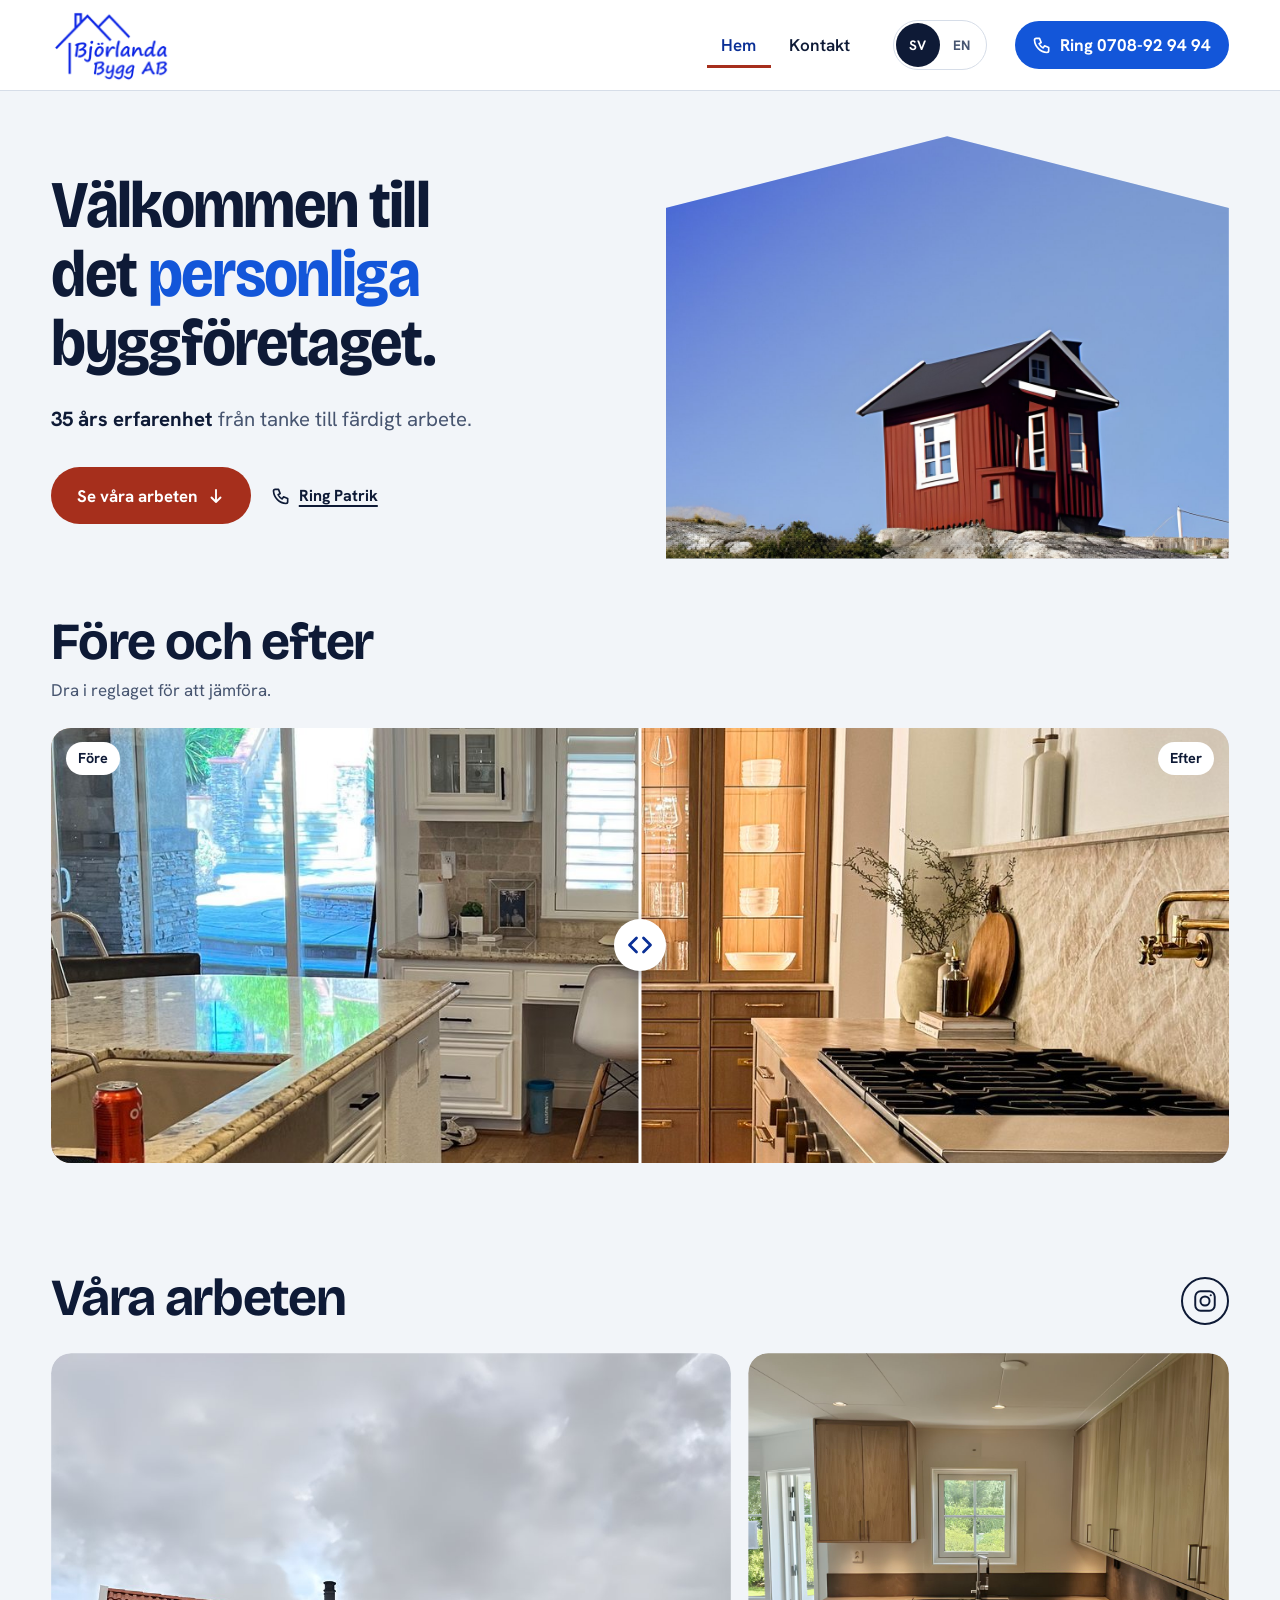
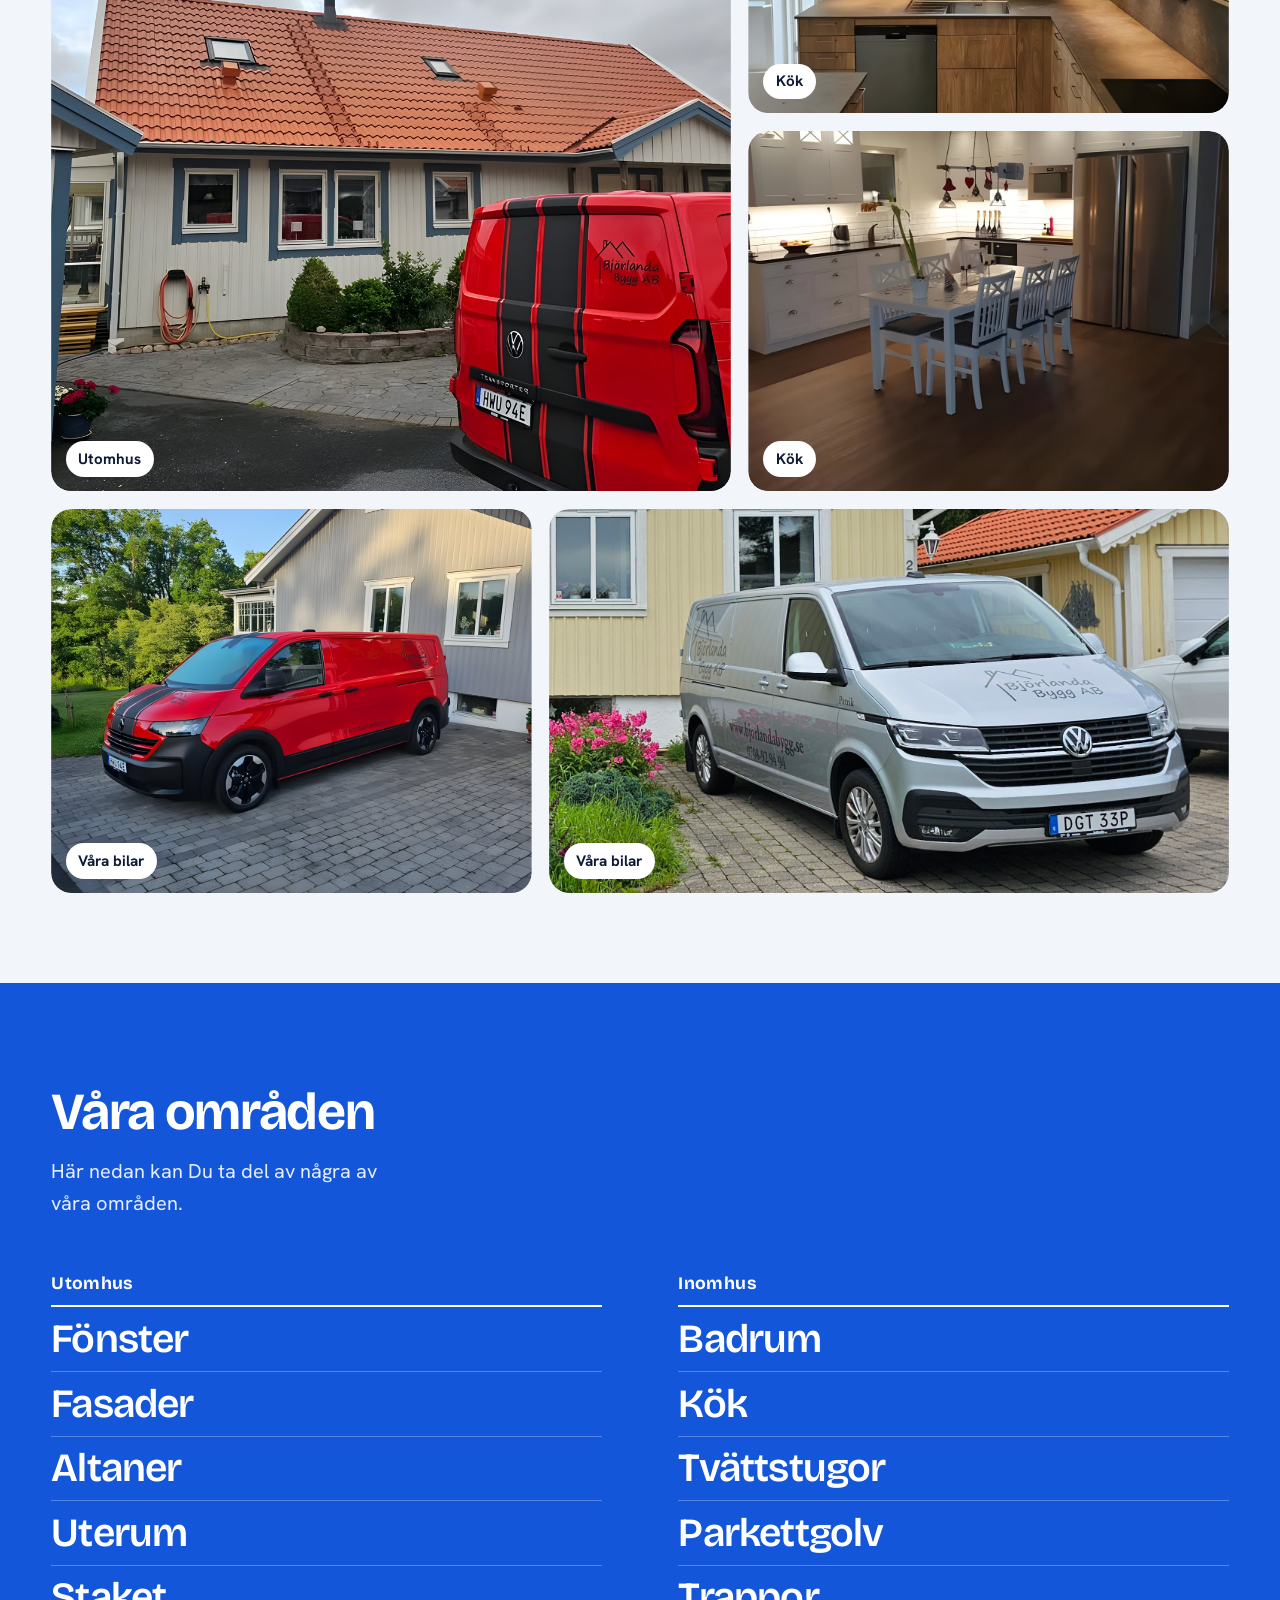
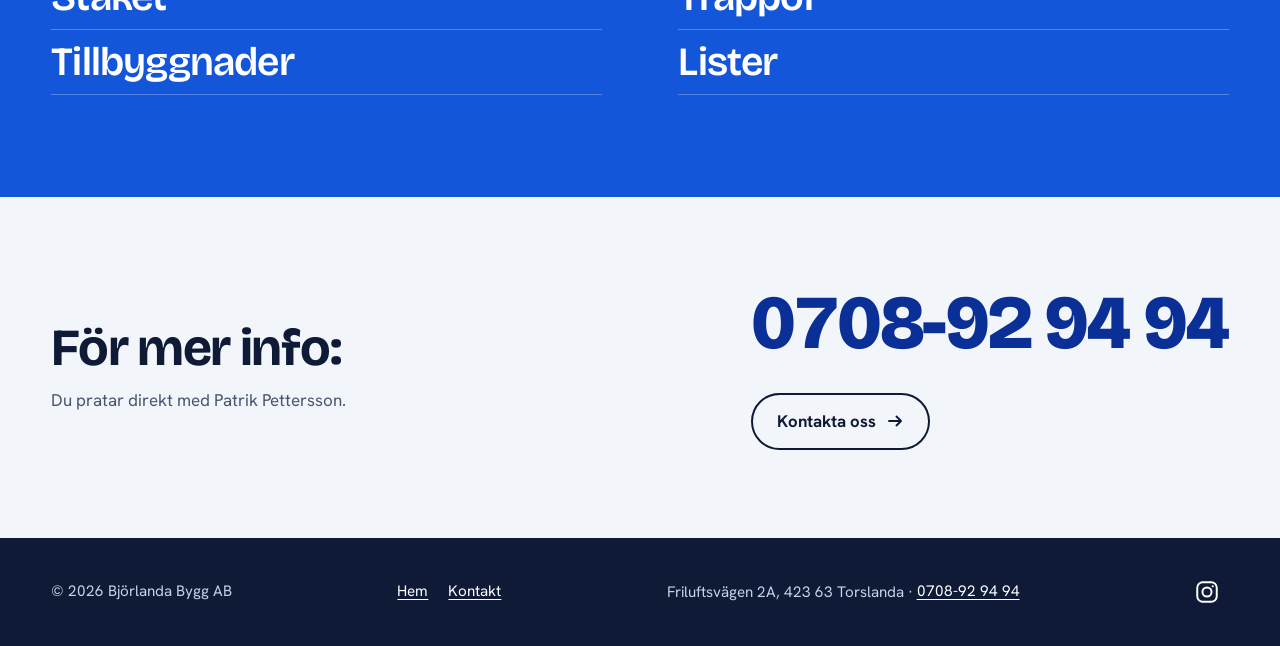
<file: index.html>
<!doctype html>
<html lang="sv">
<head>
<meta charset="utf-8">
<meta name="viewport" content="width=device-width, initial-scale=1">
<title>Björlanda Bygg AB – det personliga byggföretaget</title>
<meta name="description" content="Björlanda Bygg AB – 35 års erfarenhet från tanke till färdigt arbete. Torslanda, Göteborg.">
<link rel="preconnect" href="https://fonts.googleapis.com">
<link rel="preconnect" href="https://fonts.gstatic.com" crossorigin>
<link href="https://fonts.googleapis.com/css2?family=Bricolage+Grotesque:opsz,wdth,wght@12..96,75..100,600..800&family=Hanken+Grotesk:wght@400;600;700&display=swap" rel="stylesheet">
<link rel="stylesheet" href="css/style.css?v=8">
</head>
<body data-doc="doc.home">
<a class="skip" href="#main" data-i18n="skip">Hoppa till innehållet</a>
<header class="site-header">
  <div class="wrap">
    <a class="brand" href="index.html"><img src="assets/img/logo.png" width="250" height="150" alt="Björlanda Bygg AB"></a>
    <nav class="nav" data-i18n-aria="nav.label" aria-label="Huvudmeny">
      <a href="index.html" data-i18n="nav.home" aria-current="page">Hem</a>
      <a href="kontakt.html" data-i18n="nav.contact" >Kontakt</a>
    </nav>
    <div class="lang" role="group" aria-label="Språk / Language">
      <button type="button" data-lang="sv" aria-pressed="true">SV</button>
      <button type="button" data-lang="en" aria-pressed="false">EN</button>
    </div>
    <a class="tel" href="tel:+46708929494" data-i18n-aria="tel.label" aria-label="Ring 0708-92 94 94"><svg class="tel-ic" width="20" height="20" viewBox="0 0 24 24" fill="none" stroke="currentColor" stroke-width="2" stroke-linecap="round" stroke-linejoin="round" aria-hidden="true"><path d="M5 4h4l2 5-2.5 1.5a11 11 0 0 0 5 5L15 13l5 2v4a2 2 0 0 1-2 2A16 16 0 0 1 3 6a2 2 0 0 1 2-2z"/></svg><span data-i18n="tel.label">Ring 0708-92 94 94</span></a>
  </div>
</header>
<main id="main">
  <section class="hero">
    <div class="wrap">
      <div>
        <h1 data-i18n="hero.h1">Välkommen till det <em>personliga</em> byggföretaget.</h1>
        <p class="lede" data-i18n="hero.lede"><strong>35 års erfarenhet</strong> från tanke till färdigt arbete.</p>
        <div class="cta-row">
          <a class="btn btn-primary" href="#arbeten"><span data-i18n="hero.cta">Se våra arbeten</span> <svg class="arrow" width="18" height="18" viewBox="0 0 24 24" fill="none" stroke="currentColor" stroke-width="2.5" stroke-linecap="round" stroke-linejoin="round" aria-hidden="true"><path d="M12 4v16M6 14l6 6 6-6"/></svg></a>
          <a class="btn-text hero-call" href="tel:+46708929494"><svg width="20" height="20" viewBox="0 0 24 24" fill="none" stroke="currentColor" stroke-width="2" stroke-linecap="round" stroke-linejoin="round" aria-hidden="true"><path d="M5 4h4l2 5-2.5 1.5a11 11 0 0 0 5 5L15 13l5 2v4a2 2 0 0 1-2 2A16 16 0 0 1 3 6a2 2 0 0 1 2-2z"/></svg><span data-i18n="hero.call">Ring Patrik</span></a>
        </div>
      </div>
      <div class="gable"><img src="assets/img/cabin-sky.jpg" width="1600" height="976" alt="Rött timmerhus på en klippa mot blå himmel" data-i18n-alt="hero.alt"></div>
    </div>
  </section>

  <section class="ba" id="fore-efter" aria-labelledby="ba-h" hidden>
    <div class="wrap">
      <h2 id="ba-h" data-i18n="ba.h2">Före och efter</h2>
      <p class="ba-hint" data-i18n="ba.hint">Dra i reglaget för att jämföra.</p>
      <div class="ba-stage">
        <figure class="ba-fig">
          <div class="ba-frame" id="ba-frame">
            <img class="ba-after" alt="" id="ba-after" width="1400" height="2100">
            <img class="ba-before" alt="" id="ba-before" width="1400" height="2100">
            <span class="ba-tag b" data-i18n="ba.before">Före</span><span class="ba-tag a" data-i18n="ba.after">Efter</span>
            <span class="ba-line"></span>
            <span class="ba-knob"><svg width="28" height="28" viewBox="0 0 24 24" fill="none" stroke="currentColor" stroke-width="2.4" stroke-linecap="round" stroke-linejoin="round" aria-hidden="true"><path d="M9 6l-6 6 6 6M15 6l6 6-6 6"/></svg></span>
            <input class="ba-range" id="ba-range" type="range" min="0" max="100" value="50" data-i18n-aria-live="ba.aria">
            <button class="ba-nav ba-prev" type="button" id="ba-prev" data-i18n-aria="ba.prev" aria-label="Föregående"><svg width="22" height="22" viewBox="0 0 24 24" fill="none" stroke="currentColor" stroke-width="2.6" stroke-linecap="round" stroke-linejoin="round" aria-hidden="true"><path d="M15 5l-7 7 7 7"/></svg></button>
            <button class="ba-nav ba-next" type="button" id="ba-next" data-i18n-aria="ba.next" aria-label="Nästa"><svg width="22" height="22" viewBox="0 0 24 24" fill="none" stroke="currentColor" stroke-width="2.6" stroke-linecap="round" stroke-linejoin="round" aria-hidden="true"><path d="M9 5l7 7-7 7"/></svg></button>
          </div>
          <figcaption><span id="ba-cap" data-sv=""></span> <span class="ba-count" id="ba-count" aria-live="polite"></span></figcaption>
        </figure>
      </div>
    </div>
  </section>

  <section class="work" id="arbeten" aria-labelledby="work-h">
    <div class="wrap">
      <div class="work-head">
        <h2 id="work-h" data-i18n="work.h2">Våra arbeten</h2>
        <a class="ig-btn" href="https://www.instagram.com/bjorlandabygg/" target="_blank" rel="noopener" aria-label="Instagram: @bjorlandabygg" title="Instagram"><svg width="26" height="26" viewBox="0 0 24 24" fill="none" stroke="currentColor" stroke-width="1.8" stroke-linecap="round" stroke-linejoin="round" aria-hidden="true"><rect x="3" y="3" width="18" height="18" rx="5"/><circle cx="12" cy="12" r="4.2"/><circle cx="17.3" cy="6.7" r="1" fill="currentColor" stroke="none"/></svg></a>
      </div>
      <div class="mosaic">
        <button class="tile t-roof" type="button"><img src="assets/img/work-roof.jpg" width="1280" height="1280" alt="" data-i18n-alt="alt.roof"><span class="cap" data-i18n="cap.out">Utomhus</span></button>
        <button class="tile t-oak" type="button"><img src="assets/img/work-kitchen-oak.jpg" width="1280" height="960" alt="" data-i18n-alt="alt.oak" loading="lazy"><span class="cap" data-i18n="cap.kitchen">Kök</span></button>
        <button class="tile t-white" type="button"><img src="assets/img/work-kitchen-white.jpg" width="1280" height="1280" alt="" data-i18n-alt="alt.white" loading="lazy"><span class="cap" data-i18n="cap.kitchen">Kök</span></button>
        <button class="tile t-van" type="button"><img src="assets/img/work-van-house.jpg" width="1280" height="1280" alt="" data-i18n-alt="alt.van" loading="lazy"><span class="cap" data-i18n="cap.van">Våra bilar</span></button>
        <button class="tile t-silver" type="button"><img src="assets/img/van-silver.jpg" width="1802" height="1126" alt="" data-i18n-alt="alt.silver" loading="lazy"><span class="cap" data-i18n="cap.van">Våra bilar</span></button>
      </div>
    </div>
  </section>

  <section class="band" aria-labelledby="areas-h">
    <div class="wrap">
      <h2 id="areas-h" data-i18n="areas.h2">Våra områden</h2>
      <p class="intro" data-i18n="areas.intro">Här nedan kan Du ta del av några av våra områden.</p>
      <div class="areas">
        <div>
          <h3 data-i18n="areas.out">Utomhus</h3>
          <ul><li data-i18n="o1">Fönster</li><li data-i18n="o2">Fasader</li><li data-i18n="o3">Altaner</li><li data-i18n="o4">Uterum</li><li data-i18n="o5">Staket</li><li data-i18n="o6">Tillbyggnader</li></ul>
        </div>
        <div>
          <h3 data-i18n="areas.in">Inomhus</h3>
          <ul><li data-i18n="i1">Badrum</li><li data-i18n="i2">Kök</li><li data-i18n="i3">Tvättstugor</li><li data-i18n="i4">Parkettgolv</li><li data-i18n="i5">Trappor</li><li data-i18n="i6">Lister</li></ul>
        </div>
      </div>
    </div>
  </section>

  <section class="call">
    <div class="wrap">
      <div>
        <h2 data-i18n="call.h2">För mer info:</h2>
        <p data-i18n="call.p">Du pratar direkt med Patrik Pettersson.</p>
      </div>
      <div>
        <a class="big-tel" href="tel:+46708929494">0708-92 94 94</a>
        <div class="cta-row"><a class="btn btn-ghost" href="kontakt.html"><span data-i18n="call.cta">Kontakta oss</span> <svg class="arrow" width="18" height="18" viewBox="0 0 24 24" fill="none" stroke="currentColor" stroke-width="2.5" stroke-linecap="round" stroke-linejoin="round" aria-hidden="true"><path d="M4 12h16M14 6l6 6-6 6"/></svg></a></div>
      </div>
    </div>
  </section>
</main>
<dialog class="lb" id="lb"><img alt=""><button type="button" data-i18n="lb.close">Stäng</button></dialog>
<footer class="site-footer">
  <div class="wrap">
    <span data-i18n="foot.copy">© 2026 Björlanda Bygg AB</span>
    <nav class="foot-nav" data-i18n-aria="nav.label" aria-label="Huvudmeny"><a href="index.html" data-i18n="nav.home">Hem</a><a href="kontakt.html" data-i18n="nav.contact">Kontakt</a></nav>
    <span>Friluftsvägen 2A, 423 63 Torslanda · <a href="tel:+46708929494">0708-92 94 94</a></span>
    <a class="ig" href="https://www.instagram.com/bjorlandabygg/" target="_blank" rel="noopener" aria-label="Instagram: @bjorlandabygg"><svg width="26" height="26" viewBox="0 0 24 24" fill="none" stroke="currentColor" stroke-width="1.8" stroke-linecap="round" stroke-linejoin="round" aria-hidden="true"><rect x="3" y="3" width="18" height="18" rx="5"/><circle cx="12" cy="12" r="4.2"/><circle cx="17.3" cy="6.7" r="1" fill="currentColor" stroke="none"/></svg></a>
  </div>
</footer>
<script src="assets/img/before-after/pairs.js?v=6"></script>
<script src="js/main.js?v=6"></script>
</body>
</html>
</file>
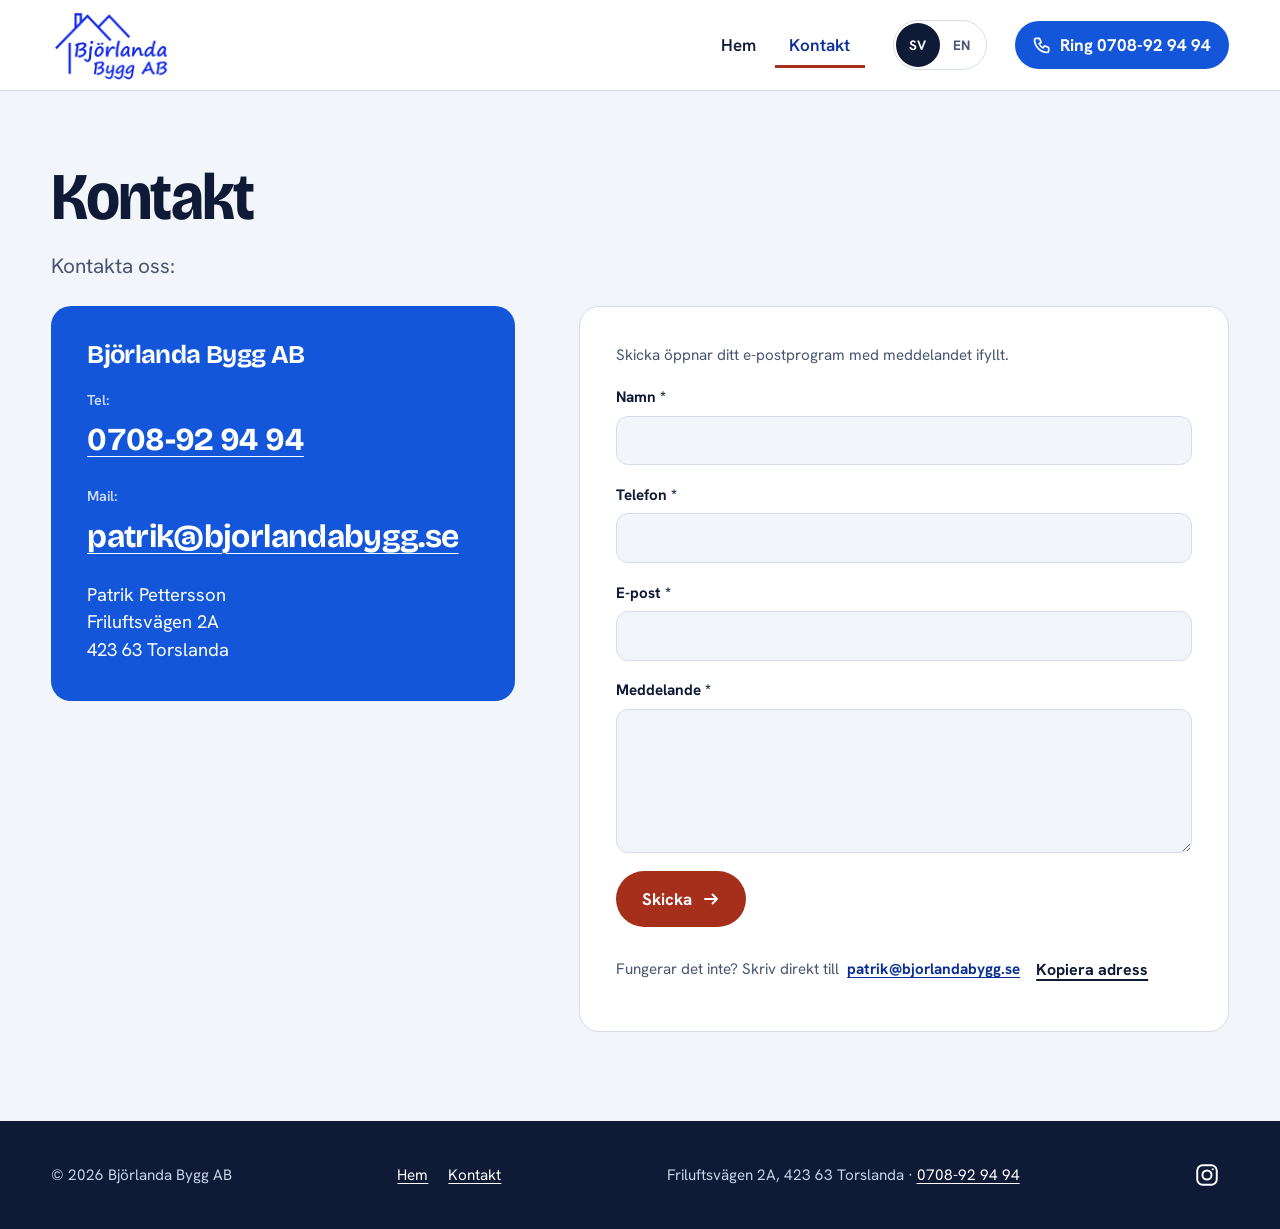
<file: kontakt.html>
<!doctype html>
<html lang="sv">
<head>
<meta charset="utf-8">
<meta name="viewport" content="width=device-width, initial-scale=1">
<title>Kontakt | Björlanda Bygg AB</title>
<meta name="description" content="Björlanda Bygg AB – 35 års erfarenhet från tanke till färdigt arbete. Torslanda, Göteborg.">
<link rel="preconnect" href="https://fonts.googleapis.com">
<link rel="preconnect" href="https://fonts.gstatic.com" crossorigin>
<link href="https://fonts.googleapis.com/css2?family=Bricolage+Grotesque:opsz,wdth,wght@12..96,75..100,600..800&family=Hanken+Grotesk:wght@400;600;700&display=swap" rel="stylesheet">
<link rel="stylesheet" href="css/style.css?v=8">
</head>
<body data-doc="doc.contact">
<a class="skip" href="#main" data-i18n="skip">Hoppa till innehållet</a>
<header class="site-header">
  <div class="wrap">
    <a class="brand" href="index.html"><img src="assets/img/logo.png" width="250" height="150" alt="Björlanda Bygg AB"></a>
    <nav class="nav" data-i18n-aria="nav.label" aria-label="Huvudmeny">
      <a href="index.html" data-i18n="nav.home" >Hem</a>
      <a href="kontakt.html" data-i18n="nav.contact" aria-current="page">Kontakt</a>
    </nav>
    <div class="lang" role="group" aria-label="Språk / Language">
      <button type="button" data-lang="sv" aria-pressed="true">SV</button>
      <button type="button" data-lang="en" aria-pressed="false">EN</button>
    </div>
    <a class="tel" href="tel:+46708929494" data-i18n-aria="tel.label" aria-label="Ring 0708-92 94 94"><svg class="tel-ic" width="20" height="20" viewBox="0 0 24 24" fill="none" stroke="currentColor" stroke-width="2" stroke-linecap="round" stroke-linejoin="round" aria-hidden="true"><path d="M5 4h4l2 5-2.5 1.5a11 11 0 0 0 5 5L15 13l5 2v4a2 2 0 0 1-2 2A16 16 0 0 1 3 6a2 2 0 0 1 2-2z"/></svg><span data-i18n="tel.label">Ring 0708-92 94 94</span></a>
  </div>
</header>
<main id="main">
  <section class="page-head">
    <div class="wrap">
      <h1 data-i18n="c.h1">Kontakt</h1>
      <p style="margin-top:1rem;font-size:1.3rem;color:var(--muted)" data-i18n="c.lead">Kontakta oss:</p>
    </div>
  </section>
  <section class="contact">
    <div class="wrap">
      <aside class="card-address">
        <h2 data-i18n="c.card">Björlanda Bygg AB</h2>
        <div class="row"><span class="k" data-i18n="c.tel">Tel:</span><a class="big" href="tel:+46708929494">0708-92 94 94</a></div>
        <div class="row"><span class="k" data-i18n="c.mail">Mail:</span><a class="big" href="mailto:patrik@bjorlandabygg.se">patrik@bjorlandabygg.se</a></div>
        <address>Patrik Pettersson<br>Friluftsvägen 2A<br>423 63 Torslanda</address>
      </aside>
      <form id="contact-form" novalidate aria-describedby="form-note">
        <p class="form-note" id="form-note" data-i18n="f.note">Skicka öppnar ditt e-postprogram med meddelandet ifyllt.</p>
        <label><span data-i18n="f.name">Namn *</span><input id="f-name" name="name" autocomplete="name" required></label>
        <label><span data-i18n="f.tel">Telefon *</span><input id="f-tel" name="tel" type="tel" autocomplete="tel" required></label>
        <label><span data-i18n="f.mail">E-post *</span><input id="f-email" name="email" type="email" autocomplete="email" required></label>
        <label><span data-i18n="f.msg">Meddelande *</span><textarea id="f-message" name="message" required></textarea></label>
        <div><button class="btn btn-primary" type="submit"><span data-i18n="f.send">Skicka</span> <svg class="arrow" width="18" height="18" viewBox="0 0 24 24" fill="none" stroke="currentColor" stroke-width="2.5" stroke-linecap="round" stroke-linejoin="round" aria-hidden="true"><path d="M4 12h16M14 6l6 6-6 6"/></svg></button></div>
        <p class="status" id="form-status" role="status" aria-live="polite"></p>
        <p class="fallback"><span data-i18n="f.fallback">Fungerar det inte? Skriv direkt till</span> <a href="mailto:patrik@bjorlandabygg.se">patrik@bjorlandabygg.se</a> <button class="btn-text" type="button" id="copy-mail" data-i18n="f.copy">Kopiera adress</button></p>
      </form>
      
      
    </div>
  </section>
</main>
<footer class="site-footer">
  <div class="wrap">
    <span data-i18n="foot.copy">© 2026 Björlanda Bygg AB</span>
    <nav class="foot-nav" data-i18n-aria="nav.label" aria-label="Huvudmeny"><a href="index.html" data-i18n="nav.home">Hem</a><a href="kontakt.html" data-i18n="nav.contact">Kontakt</a></nav>
    <span>Friluftsvägen 2A, 423 63 Torslanda · <a href="tel:+46708929494">0708-92 94 94</a></span>
    <a class="ig" href="https://www.instagram.com/bjorlandabygg/" target="_blank" rel="noopener" aria-label="Instagram: @bjorlandabygg"><svg width="26" height="26" viewBox="0 0 24 24" fill="none" stroke="currentColor" stroke-width="1.8" stroke-linecap="round" stroke-linejoin="round" aria-hidden="true"><rect x="3" y="3" width="18" height="18" rx="5"/><circle cx="12" cy="12" r="4.2"/><circle cx="17.3" cy="6.7" r="1" fill="currentColor" stroke="none"/></svg></a>
  </div>
</footer>
<script src="js/main.js?v=6"></script>
</body>
</html>
</file>
<file: css/style.css>
:root {
  --ground: #f2f5f9;
  --paper: #ffffff;
  --ink: #0e1a36;
  --muted: #475570;
  --line: #d6dde8;
  --blue: #1356d9;
  --blue-deep: #0a2f96;
  --blue-wash: #dbe6fb;
  --red: #a62f1c;
  --display: "Bricolage Grotesque", "Trebuchet MS", system-ui, sans-serif;
  --body: "Hanken Grotesk", system-ui, -apple-system, "Segoe UI", sans-serif;
  --ease: cubic-bezier(0.16, 1, 0.3, 1);
  --gutter: clamp(1rem, 4vw, 4rem);
  --max: 90rem;
  --radius: 1.25rem;
  color-scheme: light;
}

*, *::before, *::after { box-sizing: border-box; }
html { scroll-behavior: smooth; -webkit-text-size-adjust: 100%; }
body {
  margin: 0;
  background: var(--ground);
  color: var(--ink);
  font: 1.0625rem/1.6 var(--body);
  -webkit-font-smoothing: antialiased;
}
img { display: block; max-width: 100%; height: auto; }
a { color: inherit; text-decoration-thickness: 1px; text-underline-offset: 0.2em; }
::selection { background: var(--blue); color: #fff; }
:focus-visible { outline: 3px solid var(--blue); outline-offset: 3px; border-radius: 4px; }
.band :focus-visible, .on-blue :focus-visible { outline-color: #fff; }
.skip { position: absolute; left: -999px; top: 0; background: var(--ink); color: #fff; padding: 0.75rem 1rem; z-index: 100; }
.skip:focus { left: 0; }

h1, h2, h3 { font-family: var(--display); font-weight: 700; line-height: 1.04; letter-spacing: -0.025em; text-wrap: balance; margin: 0; }
h1 { font-size: clamp(2.25rem, 5.2vw, 6rem); font-variation-settings: "wdth" 90; }
h2 { font-size: clamp(2rem, 4.2vw, 3.25rem); }
p { margin: 0; max-width: 68ch; text-wrap: pretty; }

.wrap { width: 100%; max-width: calc(var(--max) + 2 * var(--gutter)); margin-inline: auto; padding-inline: var(--gutter); }

/* Header */
.site-header { background: var(--paper); border-bottom: 1px solid var(--line); position: sticky; top: 0; z-index: 20; }
.site-header .wrap { display: flex; align-items: center; gap: 1rem 1.75rem; padding-block: 0.6rem; flex-wrap: wrap; }
.brand img { width: 7.5rem; height: auto; }
.nav { display: flex; gap: 0.25rem; margin-left: auto; align-items: center; }
.nav a { padding: 0.6rem 0.9rem; text-decoration: none; font-weight: 600; border-radius: 999px; }
.nav a:hover { background: var(--blue-wash); }
.nav a[aria-current="page"] { color: var(--blue-deep); box-shadow: inset 0 -3px 0 var(--red); border-radius: 0; }
.lang { display: inline-flex; border: 1.5px solid var(--line); border-radius: 999px; padding: 2px; }
.lang button {
  font: 700 0.85rem var(--body); letter-spacing: 0.04em; border: 0; background: transparent; color: var(--muted);
  padding: 0.4rem 0.75rem; border-radius: 999px; cursor: pointer; min-height: 2.75rem; min-width: 2.75rem;
}
.lang button[aria-pressed="true"] { background: var(--ink); color: #fff; }
.tel {
  display: inline-flex; align-items: center; gap: 0.5rem;
  font-weight: 700; text-decoration: none; background: var(--blue); color: #fff;
  padding: 0.65rem 1.1rem; border-radius: 999px; white-space: nowrap; font-variant-numeric: tabular-nums;
  transition: background 0.2s;
}
.tel:hover { background: var(--blue-deep); }
@media (max-width: 52rem) {
  .site-header { position: static; }
  .site-header .wrap { flex-wrap: nowrap; gap: 0.5rem; padding-block: 0.5rem; }
  .brand img { width: 5.25rem; }
  .nav { display: none; }
  .lang { margin-left: auto; }
  .tel { width: 2.75rem; height: 2.75rem; padding: 0; justify-content: center; }
  .tel span { position: absolute; width: 1px; height: 1px; overflow: hidden; clip-path: inset(50%); white-space: nowrap; }
  .work { scroll-margin-top: 1rem; }
}

/* Buttons */
.btn {
  display: inline-flex; align-items: center; gap: 0.6rem; font: 700 1.05rem var(--body); text-decoration: none;
  padding: 0.95rem 1.5rem; border-radius: 999px; border: 2px solid transparent; cursor: pointer; min-height: 3rem;
  transition: transform 0.25s var(--ease), background 0.2s, color 0.2s;
}
.btn:active { transform: translateY(1px); }
.btn-primary { background: var(--red); color: #fff; }
.btn-primary:hover { background: #8a2615; }
.btn-ghost { border-color: var(--ink); color: var(--ink); }
.btn-ghost:hover { background: var(--ink); color: #fff; }
.btn-text { font: 700 1rem var(--body); color: var(--ink); background: none; border: 0; padding: 0.9rem 0.5rem; min-height: 2.75rem; text-decoration: underline; text-underline-offset: 0.25em; text-decoration-thickness: 2px; cursor: pointer; display: inline-flex; align-items: center; }
.btn-text:hover { color: var(--red); }
.hero-call { gap: 0.5rem; text-decoration: none; }
.hero-call span { text-decoration: underline; text-underline-offset: 0.25em; text-decoration-thickness: 2px; }
.btn .arrow { transition: transform 0.3s var(--ease); }
.btn:hover .arrow { transform: translateX(4px); }

/* Hero */
.hero { padding-block: clamp(1.5rem, 3.5vw, 3rem) clamp(1rem, 2vw, 1.5rem); }
.hero .wrap { display: grid; grid-template-columns: minmax(0, 1fr) minmax(0, 1fr); gap: clamp(1.5rem, 4vw, 4rem); align-items: center; }
.hero h1 em { font-style: normal; color: var(--blue); }
.hero .lede { margin-top: 1.5rem; font-size: clamp(1.15rem, 1.6vw, 1.4rem); color: var(--muted); max-width: 40ch; text-wrap: balance; }
.hero .lede strong { color: var(--ink); }
.cta-row { display: flex; flex-wrap: wrap; gap: 0.75rem; margin-top: 2rem; }
.gable {
  aspect-ratio: 4 / 3; overflow: hidden; width: 100%; max-width: 46rem; justify-self: end; background: var(--blue-wash);
  clip-path: polygon(0 17%, 50% 0, 100% 17%, 100% 100%, 0 100%);
}
.gable img { width: 100%; height: 100%; object-fit: cover; object-position: 70% 100%; }
@media (max-width: 52rem) {
  .hero .wrap { grid-template-columns: 1fr; }
  .gable { max-width: none; aspect-ratio: 16 / 7; justify-self: stretch; clip-path: polygon(0 20%, 50% 0, 100% 20%, 100% 100%, 0 100%); }
  .gable img { object-position: 72% 74%; }
}

/* Portfolio */
.work { padding-block: clamp(1rem, 2.5vw, 2rem) clamp(3rem, 7vw, 6rem); scroll-margin-top: 5.5rem; }
.work-head { display: flex; justify-content: space-between; align-items: end; gap: 1rem 2rem; flex-wrap: wrap; margin-bottom: 1.75rem; }
.link-arrow { font-weight: 700; color: var(--blue-deep); }
.mosaic > * { min-width: 0; }
.mosaic { display: grid; grid-template-columns: repeat(12, minmax(0, 1fr)); gap: clamp(0.6rem, 1.4vw, 1.1rem); }
.tile {
  position: relative; border: 0; padding: 0; background: var(--blue-wash); overflow: hidden; cursor: zoom-in;
  border-radius: var(--radius); display: block; color: #fff; text-align: left; font: inherit;
}
.tile img { width: 100%; height: 100%; object-fit: cover; transition: transform 0.9s var(--ease); }
.tile:hover img { transform: scale(1.04); }
.tile .cap {
  position: absolute; left: 0.9rem; bottom: 0.9rem; background: var(--paper); color: var(--ink);
  font-weight: 700; font-size: 0.95rem; padding: 0.35rem 0.8rem; border-radius: 999px;
}
.t-roof { grid-column: 1 / 8; grid-row: 1 / 3; }
.t-oak { grid-column: 8 / 13; aspect-ratio: 4 / 3; }
.t-white { grid-column: 8 / 13; aspect-ratio: 4 / 3; }
.t-roof { min-height: 20rem; }
.t-van { grid-column: 1 / 6; }
.t-silver { grid-column: 6 / 13; }
.t-van, .t-silver { height: clamp(16rem, 30vw, 27rem); }
.t-white img { object-position: 50% 70%; }
.t-silver img { object-position: 50% 62%; }
@media (max-width: 40rem) {
  .t-roof, .t-oak, .t-white, .t-van, .t-silver { grid-column: 1 / -1; grid-row: auto; aspect-ratio: 4 / 3; height: auto; min-height: 0; }
}
.ig-btn { display: grid; place-items: center; width: 3rem; height: 3rem; border-radius: 50%; border: 2px solid var(--ink); color: var(--ink); transition: background 0.2s, color 0.2s, transform 0.25s var(--ease); }
.ig-btn:hover { background: var(--ink); color: #fff; transform: rotate(-6deg); }
.js .tile { clip-path: inset(0 0 100% 0 round var(--radius)); transition: clip-path 1.1s var(--ease); }
.js .tile.in { clip-path: inset(0 0 0 0 round var(--radius)); }

/* Services band (drenched blue) */
.band { background: var(--blue); color: #fff; padding-block: clamp(3rem, 8vw, 6.5rem); position: relative; }
.band .intro { max-width: 30ch; color: #e6eeff; font-size: 1.25rem; margin-top: 1rem; }
.areas { display: grid; grid-template-columns: repeat(2, minmax(0, 1fr)); gap: clamp(2rem, 6vw, 5rem); margin-top: clamp(2rem, 5vw, 3.5rem); }
.areas h3 { font-size: 1.1rem; letter-spacing: 0.02em; color: #fff; padding-bottom: 0.75rem; border-bottom: 2px solid #fff; }
.areas ul { list-style: none; margin: 0; padding: 0; }
.areas li {
  font-family: var(--display); font-weight: 600; font-size: clamp(1.6rem, 3.2vw, 2.5rem); letter-spacing: -0.02em; line-height: 1.15;
  padding-block: 0.55rem; border-bottom: 1px solid rgb(255 255 255 / 0.28);
}
@media (max-width: 40rem) { .areas { grid-template-columns: 1fr; } }

/* Call strip */
.call { padding-block: clamp(3rem, 7vw, 5.5rem); }
.call .wrap { display: grid; grid-template-columns: minmax(0, 1fr) auto; gap: 1.5rem 3rem; align-items: center; }
.call .big-tel {
  font-family: var(--display); font-weight: 800; font-size: clamp(2.2rem, 6vw, 4.75rem); letter-spacing: -0.03em; text-decoration: none;
  color: var(--blue-deep); font-variant-numeric: tabular-nums; line-height: 1;
}
.call .big-tel:hover { color: var(--red); }
.call p { color: var(--muted); margin-top: 0.75rem; }
@media (max-width: 48rem) { .call .wrap { grid-template-columns: 1fr; } }

/* Contact page */
.page-head { padding-block: clamp(2.5rem, 6vw, 4.5rem) 1.5rem; }
.contact { padding-bottom: clamp(3rem, 7vw, 6rem); }
.contact .wrap { display: grid; grid-template-columns: minmax(0, 5fr) minmax(0, 7fr); gap: clamp(2rem, 5vw, 4.5rem); align-items: start; }
form { background: var(--paper); border: 1px solid var(--line); border-radius: var(--radius); padding: clamp(1.25rem, 3vw, 2.25rem); display: grid; gap: 1.1rem; }
label { display: grid; gap: 0.4rem; font-weight: 700; font-size: 0.95rem; }
input, textarea {
  font: 400 1.05rem var(--body); color: var(--ink); background: var(--ground); border: 1.5px solid var(--line);
  border-radius: 0.75rem; padding: 0.8rem 0.95rem; width: 100%; min-height: 3rem; transition: border-color 0.2s, background 0.2s;
}
textarea { min-height: 9rem; resize: vertical; }
input:hover, textarea:hover { border-color: #9fb0cc; }
input:focus-visible, textarea:focus-visible { outline: 3px solid var(--blue); outline-offset: 2px; border-color: var(--blue); background: #fff; }
.ba-range:focus-visible { outline: none; }
input[aria-invalid="true"], textarea[aria-invalid="true"] { border-color: var(--red); }
.err { color: var(--red); font-weight: 600; font-size: 0.92rem; }
.err:empty { display: none; }
.form-note { color: var(--muted); font-size: 0.95rem; }
.fallback { display: flex; flex-wrap: wrap; align-items: center; gap: 0.25rem 0.5rem; font-size: 0.95rem; color: var(--muted); }
.fallback a { font-weight: 700; color: var(--blue-deep); padding-block: 0.6rem; }
input:user-invalid, textarea:user-invalid { border-color: var(--red); }
.status:empty { display: none; }
.status { min-height: 0; font-weight: 600; color: var(--blue-deep); }
.status.err { color: var(--red); }
.card-address { background: var(--blue); color: #fff; border-radius: var(--radius); padding: clamp(1.5rem, 3vw, 2.25rem); display: grid; gap: 1.25rem; }
.card-address h2 { font-size: 1.6rem; }
.card-address address { font-style: normal; font-size: 1.15rem; line-height: 1.5; }
.card-address a { font-weight: 700; }
.card-address a.big { display: inline-flex; align-items: center; min-height: 2.75rem; font-family: var(--display); font-size: clamp(1.4rem, 4.6vw, 2rem); letter-spacing: -0.02em; overflow-wrap: anywhere; font-variant-numeric: tabular-nums; }
.card-address .row { display: grid; gap: 0.15rem; }
.card-address .k { font-size: 0.9rem; color: #cfdcff; font-weight: 600; }
@media (max-width: 52rem) { .contact .wrap { grid-template-columns: 1fr; } }

/* Footer */
.site-footer { background: var(--ink); color: #c8d2e6; padding-block: 2rem; font-size: 0.95rem; }
.site-footer .wrap { display: flex; flex-wrap: wrap; align-items: center; gap: 0.25rem 2rem; justify-content: space-between; }
.site-footer a { color: #fff; display: inline-flex; align-items: center; min-height: 2.75rem; }
.foot-nav { display: flex; gap: 0.5rem 1.25rem; flex-wrap: wrap; }
.site-footer .ig { display: inline-grid; place-items: center; width: 2.75rem; height: 2.75rem; text-decoration: none; border-radius: 50%; transition: background 0.2s; }
.site-footer .ig:hover { background: rgb(255 255 255 / 0.12); }
.site-footer .ig:focus-visible { outline-color: #fff; }

/* Lightbox */
dialog.lb { border: 0; padding: 0; background: transparent; max-width: min(92vw, 62rem); max-height: 92vh; overflow: visible; }
dialog.lb::backdrop { background: rgb(8 16 40 / 0.86); }
dialog.lb img { max-height: 86vh; width: auto; margin: auto; border-radius: var(--radius); }
dialog.lb button { position: absolute; top: -2.9rem; right: 0; background: #fff; border: 0; border-radius: 999px; font: 700 1rem var(--body); padding: 0.55rem 1.1rem; cursor: pointer; }

/* Before / after slider */
.ba { padding-block: clamp(1rem, 2.5vw, 2rem) clamp(2.5rem, 5vw, 4rem); }
.ba[hidden] { display: none; }
.ba-hint { color: var(--muted); margin-top: 0.5rem; }
.ba-stage { margin-top: 1.5rem; }
.ba-fig { margin: 0; min-width: 0; }
.ba-frame { --pos: 50%; position: relative; height: clamp(17rem, 34vw, 32rem); width: 100%; border-radius: var(--radius); overflow: hidden; background: var(--blue-wash); touch-action: pan-y; user-select: none; }
.ba-frame img { position: absolute; inset: 0; width: 100%; height: 100%; object-fit: cover; object-position: 50% 44%; pointer-events: none; }
.ba-frame .ba-before { clip-path: inset(0 calc(100% - var(--pos)) 0 0); }
.ba-line { position: absolute; top: 0; bottom: 0; left: var(--pos); width: 3px; background: #fff; transform: translateX(-50%); box-shadow: 0 0 0.75rem rgb(14 26 54 / 0.35); pointer-events: none; }
.ba-knob { position: absolute; top: 50%; left: var(--pos); transform: translate(-50%, -50%); width: 3.25rem; height: 3.25rem; border-radius: 50%; background: #fff; color: var(--blue-deep); display: grid; place-items: center; pointer-events: none; box-shadow: 0 0.35rem 1rem rgb(14 26 54 / 0.3); transition: transform 0.25s var(--ease); }
.ba-frame:hover .ba-knob, .ba-frame:focus-within .ba-knob { transform: translate(-50%, -50%) scale(1.08); }
.ba-range { position: absolute; inset: 0; width: 100%; height: 100%; margin: 0; opacity: 0; cursor: ew-resize; min-height: 0; padding: 0; border: 0; }
.ba-frame:has(.ba-range:focus-visible) { outline: 3px solid var(--blue); outline-offset: 3px; }
.ba-tag { position: absolute; top: 0.9rem; background: var(--paper); color: var(--ink); font-weight: 700; font-size: 0.9rem; padding: 0.3rem 0.75rem; border-radius: 999px; pointer-events: none; }
.ba-tag.b { left: 0.9rem; } .ba-tag.a { right: 0.9rem; }
.ba figcaption { margin-top: 0.75rem; font-weight: 600; display: flex; gap: 0.75rem; justify-content: space-between; }
.ba-count { color: var(--muted); font-variant-numeric: tabular-nums; }
.ba-nav {
  position: absolute; top: 50%; z-index: 2; width: 3.25rem; height: 3.25rem; margin-top: -1.625rem; border-radius: 50%; border: 0;
  background: #fff; color: var(--ink); display: grid; place-items: center; cursor: pointer;
  box-shadow: 0 0.35rem 1rem rgb(14 26 54 / 0.3);
  opacity: 0; pointer-events: none; transition: opacity 0.25s var(--ease), transform 0.25s var(--ease), background 0.2s, color 0.2s;
}
.ba-prev { left: 0.9rem; transform: translateX(-0.5rem); }
.ba-next { right: 0.9rem; transform: translateX(0.5rem); }
/* revealed when the pointer nears that edge, or when the arrow has keyboard focus */
.ba-frame.near-l .ba-prev, .ba-frame.near-r .ba-next, .ba-nav:focus-visible { opacity: 1; pointer-events: auto; transform: none; }
.ba-nav:hover { background: var(--ink); color: #fff; }
.ba-nav:active { scale: 0.94; }
.ba-nav[hidden] { display: none; }
@media (hover: none) { .ba-nav { opacity: 0.9; pointer-events: auto; transform: none; } }
@media (max-width: 40rem) { .ba-frame { height: auto; aspect-ratio: 4 / 3; } .ba-nav { width: 2.5rem; height: 2.5rem; margin-top: -1.25rem; }  }

@media (prefers-reduced-motion: reduce) {
  html { scroll-behavior: auto; }
  .js .tile { clip-path: none; transition: none; }
  .tile img, .btn, .btn .arrow { transition: none; }
}
</file>
